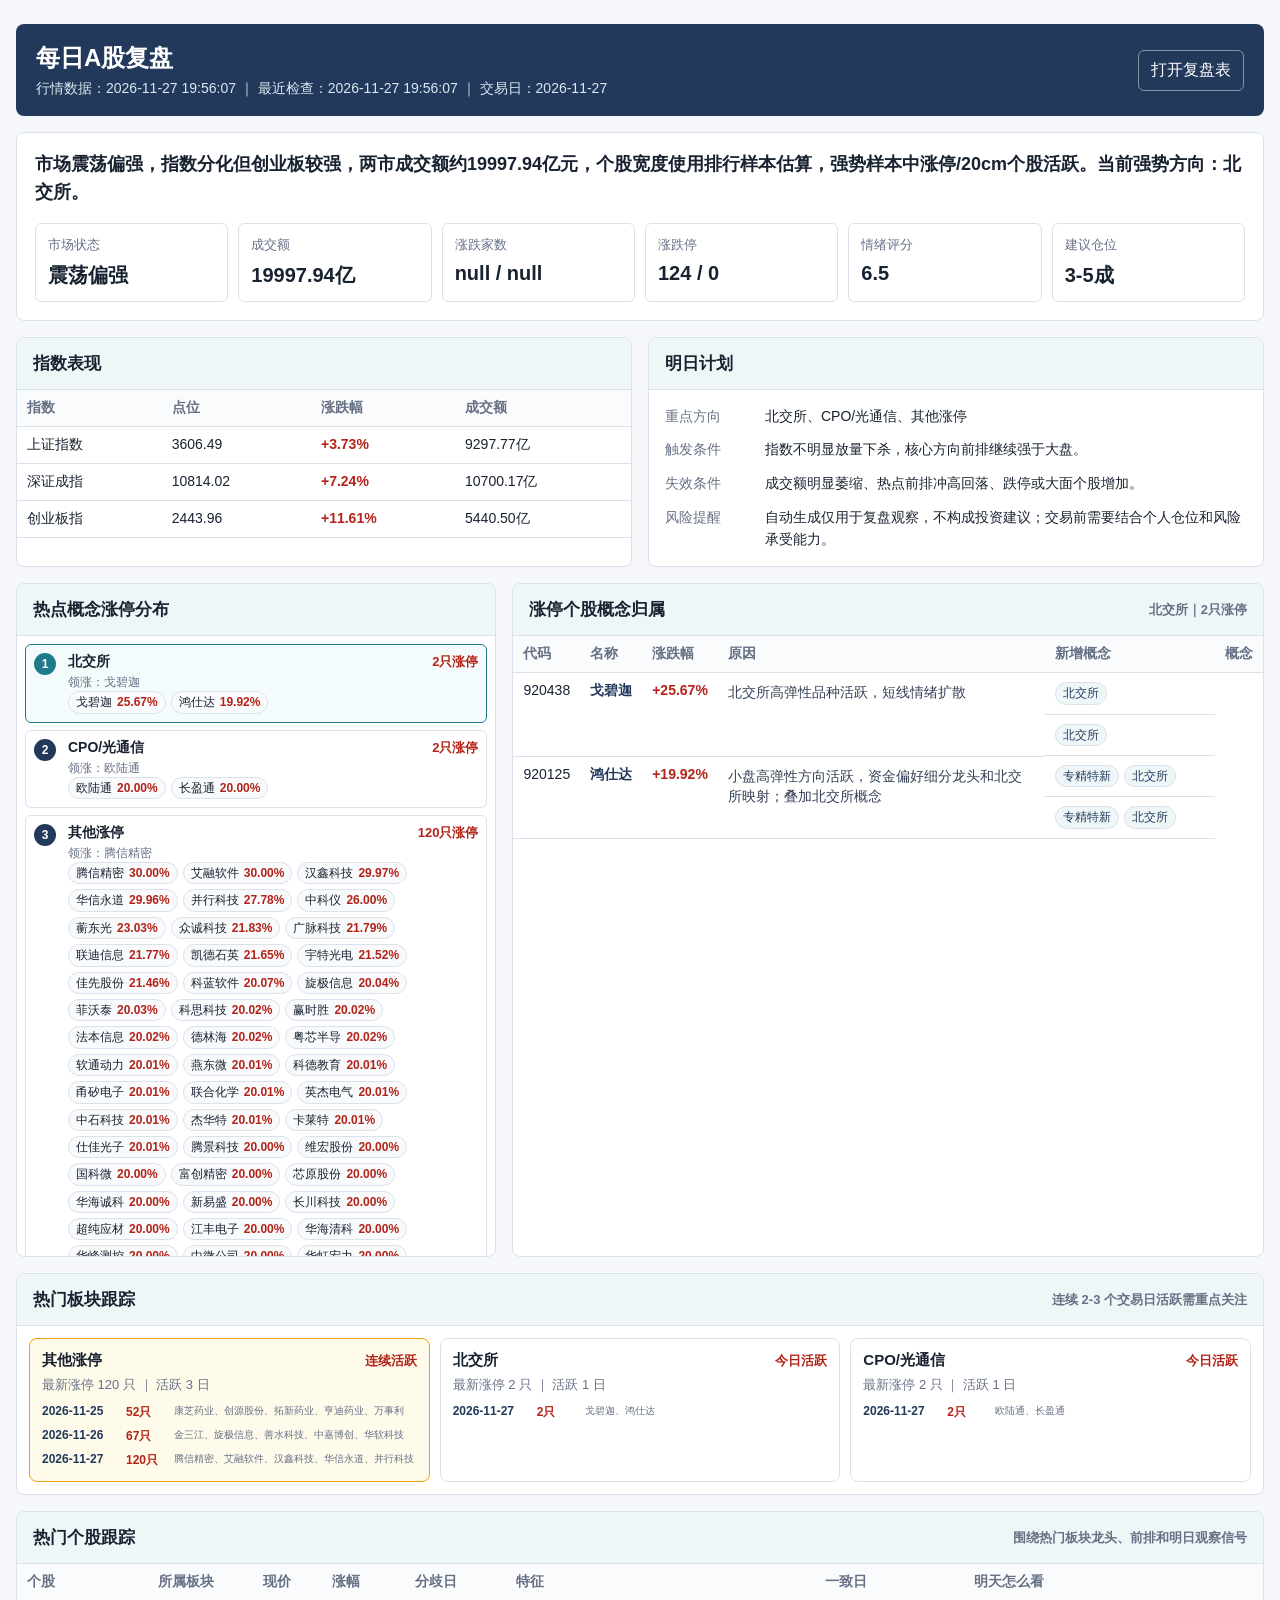
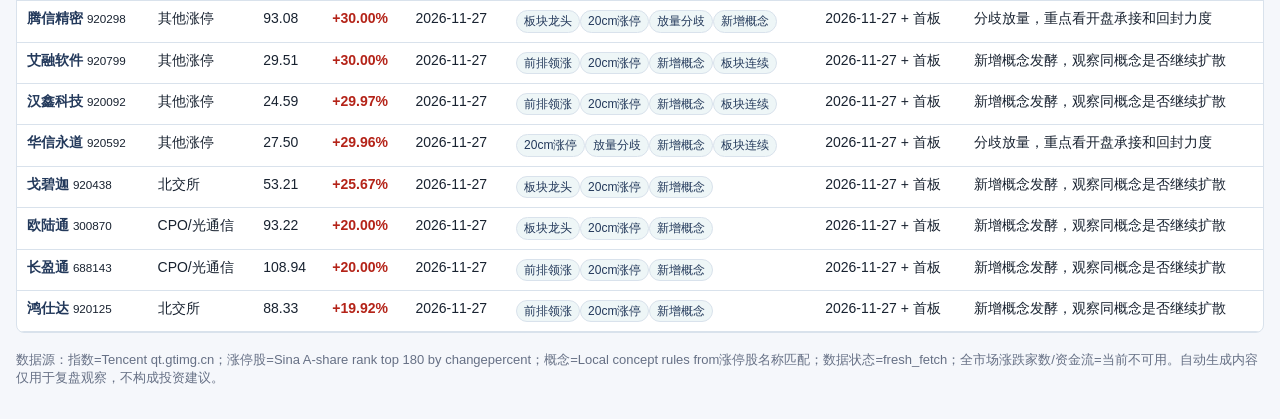
<file: index.html>
<!doctype html>
<html lang="zh-CN">
<head>
  <meta charset="utf-8">
  <meta name="viewport" content="width=device-width, initial-scale=1">
  <title>每日A股复盘</title>
  <link rel="stylesheet" href="./styles.css?v=20260617-2158">
</head>
<body>
  <main class="app">
    <header class="topbar">
      <div>
        <h1>每日A股复盘</h1>
        <p id="updated">等待刷新</p>
      </div>
      <a class="button" href="./每日A股复盘表.xlsx">打开复盘表</a>
    </header>

    <section class="summary" id="summary">
      <div class="conclusion" id="conclusion">暂无数据</div>
      <div class="kpis">
        <article><span>市场状态</span><strong id="state">-</strong></article>
        <article><span>成交额</span><strong id="turnover">-</strong></article>
        <article><span>涨跌家数</span><strong id="breadth">-</strong></article>
        <article><span>涨跌停</span><strong id="limits">-</strong></article>
        <article><span>情绪评分</span><strong id="score">-</strong></article>
        <article><span>建议仓位</span><strong id="position">-</strong></article>
      </div>
    </section>

    <section class="grid two">
      <section class="panel">
        <div class="panel-head">
          <h2>指数表现</h2>
        </div>
        <div class="table-wrap">
          <table>
            <thead>
              <tr><th>指数</th><th>点位</th><th>涨跌幅</th><th>成交额</th></tr>
            </thead>
            <tbody id="indices"></tbody>
          </table>
        </div>
      </section>

      <section class="panel">
        <div class="panel-head">
          <h2>明日计划</h2>
        </div>
        <dl class="plan">
          <dt>重点方向</dt><dd id="watchThemes">-</dd>
          <dt>触发条件</dt><dd id="trigger">-</dd>
          <dt>失效条件</dt><dd id="invalid">-</dd>
          <dt>风险提醒</dt><dd id="risk">-</dd>
        </dl>
      </section>
    </section>

    <section class="grid market-grid">
      <section class="panel">
        <div class="panel-head">
          <h2>热点概念涨停分布</h2>
        </div>
        <div class="concept-list" id="conceptBoards"></div>
      </section>

      <section class="panel">
        <div class="panel-head">
          <h2>涨停个股概念归属</h2>
          <span class="panel-note" id="selectedConcept">全部涨停股</span>
        </div>
        <div class="table-wrap">
          <table>
            <thead>
              <tr><th>代码</th><th>名称</th><th>涨跌幅</th><th>原因</th><th>新增概念</th><th>概念</th></tr>
            </thead>
            <tbody id="limitUpStocks"></tbody>
          </table>
        </div>
      </section>
    </section>

    <section class="panel tracking-panel">
      <div class="panel-head">
        <h2>热门板块跟踪</h2>
        <span class="panel-note">连续 2-3 个交易日活跃需重点关注</span>
      </div>
      <div class="tracking-grid" id="hotBoardTracking"></div>
    </section>

    <section class="panel tracking-panel">
      <div class="panel-head">
        <h2>热门个股跟踪</h2>
        <span class="panel-note">围绕热门板块龙头、前排和明日观察信号</span>
      </div>
      <div class="table-wrap">
        <table class="hot-stock-table">
          <thead>
            <tr>
              <th>个股</th><th>所属板块</th><th>现价</th><th>涨幅</th><th>分歧日</th><th>特征</th><th>一致日</th><th>明天怎么看</th>
            </tr>
          </thead>
          <tbody id="hotStockTracking"></tbody>
        </table>
      </div>
    </section>

    <footer>
      <span id="sourceStatus">数据来自公开行情接口，自动生成内容仅用于复盘观察，不构成投资建议。</span>
    </footer>
  </main>

  <script src="./data/review-data.js?v=20260617-2158"></script>
  <script src="./app.js?v=20260617-2158"></script>
</body>
</html>
</file>
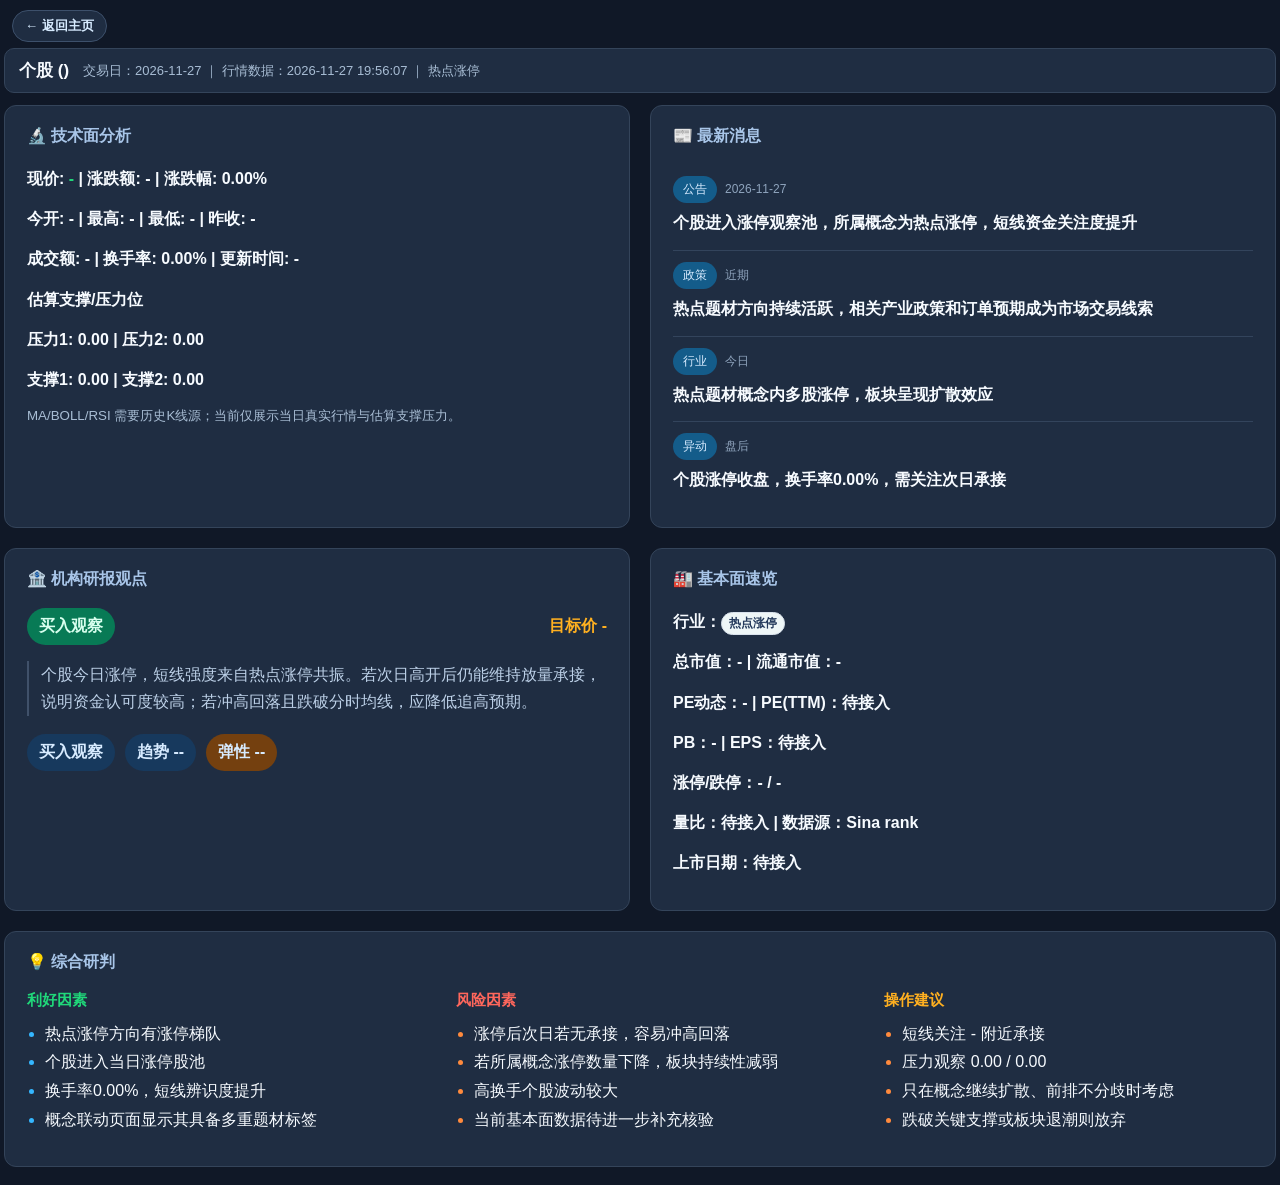
<file: stock.html>
<!doctype html>
<html lang="zh-CN">
<head>
  <meta charset="utf-8">
  <meta name="viewport" content="width=device-width, initial-scale=1">
  <title>个股复盘</title>
  <link rel="stylesheet" href="./styles.css?v=20260617-0938">
  <link rel="stylesheet" href="./stock.css?v=20260617-0938">
</head>
<body>
  <main class="app stock-page">
    <a class="back-home" href="./index.html">← 返回主页</a>
    <section class="stock-strip">
      <strong id="visibleStockTitle">个股复盘</strong>
      <span id="visibleStockSub">等待加载</span>
    </section>
    <header class="topbar">
      <div>
        <h1 id="stockTitle">个股复盘</h1>
        <p id="stockSub">等待加载</p>
      </div>
      <a class="button" href="./index.html">返回复盘首页</a>
    </header>

    <section class="stock-grid">
      <article class="stock-panel">
        <h3>🔬 技术面分析</h3>
        <div class="metric-lines" id="technical"></div>
      </article>

      <article class="stock-panel">
        <h3>📰 最新消息</h3>
        <div class="news-list" id="news"></div>
      </article>

      <article class="stock-panel">
        <h3>🏦 机构研报观点</h3>
        <div id="research"></div>
      </article>

      <article class="stock-panel">
        <h3>🏭 基本面速览</h3>
        <div class="metric-lines" id="fundamental"></div>
      </article>
    </section>

    <section class="stock-panel judgment">
      <h3>💡 综合研判</h3>
      <div class="judgment-grid">
        <div>
          <h4 class="good">利好因素</h4>
          <ul id="goodFactors"></ul>
        </div>
        <div>
          <h4 class="risk">风险因素</h4>
          <ul id="riskFactors"></ul>
        </div>
        <div>
          <h4 class="action">操作建议</h4>
          <ul id="actionItems"></ul>
        </div>
      </div>
    </section>
  </main>

  <script src="./data/review-data.js?v=20260617-0938"></script>
  <script src="./stock.js?v=20260617-0938"></script>
</body>
</html>
</file>
<file: styles.css>
:root {
  --bg: #f5f7fb;
  --ink: #182230;
  --muted: #667085;
  --line: #d9e2ec;
  --panel: #ffffff;
  --navy: #23395b;
  --teal: #1f7a8c;
  --green: #1f7a4d;
  --red: #b42318;
  --amber: #b54708;
}

* {
  box-sizing: border-box;
}

body {
  margin: 0;
  background: var(--bg);
  color: var(--ink);
  font-family: "Microsoft YaHei", "PingFang SC", Arial, sans-serif;
}

.app {
  width: min(1280px, calc(100vw - 32px));
  margin: 0 auto;
  padding: 24px 0 32px;
}

.topbar {
  display: flex;
  align-items: center;
  justify-content: space-between;
  gap: 16px;
  padding: 18px 20px;
  background: var(--navy);
  color: #fff;
  border-radius: 8px;
}

h1, h2, p {
  margin: 0;
}

h1 {
  font-size: 24px;
}

h2 {
  font-size: 17px;
}

.topbar p {
  margin-top: 6px;
  color: #d9e8ef;
  font-size: 14px;
}

.button {
  color: #fff;
  border: 1px solid rgba(255, 255, 255, .45);
  text-decoration: none;
  padding: 9px 12px;
  border-radius: 6px;
  white-space: nowrap;
}

.stock-link {
  color: var(--navy);
  font-weight: 700;
  text-decoration: none;
}

.stock-link:hover {
  color: var(--teal);
  text-decoration: underline;
}

.summary, .panel {
  margin-top: 16px;
  background: var(--panel);
  border: 1px solid var(--line);
  border-radius: 8px;
}

.summary {
  padding: 18px;
}

.conclusion {
  font-size: 18px;
  line-height: 1.55;
  font-weight: 700;
}

.kpis {
  display: grid;
  grid-template-columns: repeat(6, minmax(120px, 1fr));
  gap: 10px;
  margin-top: 16px;
}

.kpis article {
  border: 1px solid var(--line);
  border-radius: 6px;
  padding: 12px;
  min-height: 78px;
}

.kpis span {
  display: block;
  color: var(--muted);
  font-size: 13px;
}

.kpis strong {
  display: block;
  margin-top: 8px;
  font-size: 20px;
}

.grid {
  display: grid;
  gap: 16px;
}

.grid.two {
  grid-template-columns: 1fr 1fr;
}

.market-grid {
  grid-template-columns: minmax(330px, .78fr) minmax(620px, 1.22fr);
}

.panel {
  overflow: hidden;
}

.panel-head {
  display: flex;
  align-items: center;
  justify-content: space-between;
  padding: 14px 16px;
  border-bottom: 1px solid var(--line);
  background: #eef6f7;
}

.panel-note {
  color: var(--muted);
  font-size: 13px;
  font-weight: 700;
}

.table-wrap {
  overflow-x: auto;
}

table {
  width: 100%;
  border-collapse: collapse;
  font-size: 14px;
}

th, td {
  padding: 9px 10px;
  border-bottom: 1px solid var(--line);
  text-align: left;
  vertical-align: top;
  white-space: nowrap;
}

td.concept-cell {
  white-space: normal;
  min-width: 170px;
}

td.reason-cell {
  white-space: normal;
  min-width: 220px;
  line-height: 1.45;
  color: #344054;
}

th {
  color: var(--muted);
  font-weight: 700;
  background: #fafbfc;
}

.plan {
  display: grid;
  grid-template-columns: 88px 1fr;
  gap: 12px;
  padding: 16px;
  margin: 0;
  font-size: 14px;
  line-height: 1.55;
}

.plan dt {
  color: var(--muted);
}

.plan dd {
  margin: 0;
}

.up {
  color: var(--red);
  font-weight: 700;
}

.down {
  color: var(--green);
  font-weight: 700;
}

.flat {
  color: var(--muted);
}

.concept-list {
  display: grid;
  gap: 7px;
  padding: 8px;
  max-height: 620px;
  overflow: auto;
}

.concept-card {
  display: grid;
  grid-template-columns: 26px 1fr;
  gap: 8px;
  width: 100%;
  padding: 8px;
  border: 1px solid var(--line);
  border-radius: 6px;
  background: #fff;
  color: var(--ink);
  cursor: pointer;
  font: inherit;
  text-align: left;
}

.concept-card:hover,
.concept-card.active {
  border-color: var(--teal);
  background: #f3fbfc;
}

.concept-card.active .concept-rank {
  background: var(--teal);
}

.concept-rank {
  width: 22px;
  height: 22px;
  display: grid;
  place-items: center;
  border-radius: 50%;
  background: var(--navy);
  color: #fff;
  font-weight: 700;
  font-size: 12px;
}

.concept-title {
  display: flex;
  align-items: center;
  justify-content: space-between;
  gap: 10px;
}

.concept-title strong {
  font-size: 14px;
}

.concept-title span {
  color: var(--red);
  font-weight: 700;
  white-space: nowrap;
  font-size: 13px;
}

.concept-meta {
  margin-top: 3px;
  color: var(--muted);
  font-size: 12px;
}

.stock-tags,
.concept-cell {
  display: flex;
  flex-wrap: wrap;
  gap: 5px;
}

.stock-tag,
.chip {
  display: inline-flex;
  align-items: center;
  gap: 5px;
  border: 1px solid var(--line);
  background: #f8fafc;
  border-radius: 999px;
  padding: 3px 7px;
  font-size: 12px;
  line-height: 1.2;
}

.stock-tag em {
  color: var(--red);
  font-style: normal;
  font-weight: 700;
}

.chip {
  color: var(--navy);
  background: #eef6f7;
}

.empty {
  color: var(--muted);
  padding: 16px;
}

.tracking-panel {
  margin-top: 16px;
}

.tracking-grid {
  display: grid;
  grid-template-columns: repeat(3, minmax(0, 1fr));
  gap: 10px;
  padding: 12px;
}

.tracking-card {
  border: 1px solid var(--line);
  border-radius: 8px;
  padding: 12px;
  background: #fff;
}

.tracking-card.highlight {
  border-color: #f59e0b;
  background: #fffbeb;
}

.tracking-title {
  display: flex;
  align-items: center;
  justify-content: space-between;
  gap: 10px;
}

.tracking-title strong {
  font-size: 15px;
}

.tracking-title span {
  color: var(--red);
  font-weight: 700;
  font-size: 13px;
}

.tracking-meta {
  margin-top: 6px;
  color: var(--muted);
  font-size: 13px;
}

.tracking-days {
  display: grid;
  gap: 7px;
  margin-top: 10px;
}

.tracking-days div {
  display: grid;
  grid-template-columns: 78px 42px 1fr;
  gap: 6px;
  align-items: start;
  font-size: 12px;
}

.tracking-days b {
  color: var(--navy);
}

.tracking-days em {
  color: var(--red);
  font-style: normal;
  font-weight: 700;
}

.tracking-days small {
  color: var(--muted);
  line-height: 1.35;
}

footer {
  color: var(--muted);
  font-size: 13px;
  margin-top: 18px;
}

@media (max-width: 900px) {
  .topbar {
    align-items: flex-start;
    flex-direction: column;
  }

  .grid.two,
  .market-grid,
  .tracking-grid,
  .kpis {
    grid-template-columns: 1fr;
  }
}
</file>
<file: stock.css>
body {
  background: #101827;
}

.stock-page {
  width: 100%;
  max-width: none;
  padding: 48px 4px 18px;
}

.stock-page .topbar {
  display: none;
}

.back-home {
  position: fixed;
  top: 10px;
  left: 12px;
  z-index: 10;
  display: inline-flex;
  align-items: center;
  height: 32px;
  padding: 0 12px;
  border: 1px solid #3d506b;
  border-radius: 999px;
  background: #1f2d42;
  color: #d7ebff;
  font-size: 13px;
  font-weight: 700;
  text-decoration: none;
}

.back-home:hover {
  border-color: #1f7a8c;
  color: #ffffff;
}

.stock-strip {
  display: flex;
  align-items: center;
  gap: 14px;
  margin: 0 0 12px;
  padding: 10px 14px;
  border: 1px solid #34445a;
  border-radius: 10px;
  background: #1f2d42;
  color: #f7fbff;
}

.stock-strip strong {
  font-size: 17px;
}

.stock-strip span {
  color: #a8bdd4;
  font-size: 13px;
}

.stock-grid {
  display: grid;
  grid-template-columns: 1fr 1fr;
  gap: 20px;
  margin-top: 0;
}

.stock-panel {
  padding: 20px 22px;
  border: 1px solid #34445a;
  border-radius: 12px;
  background: #1f2d42;
  color: #f7fbff;
  min-height: 276px;
}

.stock-panel h3 {
  margin: 0 0 18px;
  color: #a8c5e8;
  font-size: 16px;
}

.metric-lines p {
  margin: 0 0 13px;
  line-height: 1.7;
  font-weight: 700;
}

.metric-lines small {
  color: #a8bdd4;
}

.positive {
  color: #20d87a;
}

.warn {
  color: #ffb020;
}

.news-item {
  padding: 11px 0 14px;
  border-bottom: 1px solid #33445c;
}

.news-item:last-child {
  border-bottom: 0;
}

.news-tag {
  display: inline-block;
  margin-right: 8px;
  padding: 5px 10px;
  border-radius: 999px;
  background: #145c8a;
  color: #d7ebff;
  font-size: 12px;
}

.news-date {
  color: #8fa4bd;
  font-size: 12px;
}

.news-title {
  margin-top: 8px;
  line-height: 1.55;
  font-weight: 700;
}

.research-head {
  display: flex;
  align-items: center;
  justify-content: space-between;
  gap: 12px;
}

.rating {
  padding: 8px 12px;
  border-radius: 999px;
  background: #087a55;
  color: #d8ffee;
  font-weight: 700;
}

.target {
  color: #ffb020;
  font-weight: 700;
}

.research-text {
  margin-top: 16px;
  padding-left: 12px;
  border-left: 2px solid #40516a;
  color: #bdd1e8;
  line-height: 1.7;
}

.rating-row {
  display: flex;
  flex-wrap: wrap;
  gap: 10px;
  margin-top: 18px;
}

.rating-row span {
  padding: 8px 12px;
  border-radius: 999px;
  background: #17395d;
  color: #d7ebff;
  font-weight: 700;
}

.rating-row .mid {
  background: #74400f;
}

.judgment {
  margin-top: 20px;
  min-height: 236px;
}

.judgment-grid {
  display: grid;
  grid-template-columns: repeat(3, 1fr);
  gap: 60px;
}

.judgment h4 {
  margin: 0 0 10px;
  font-size: 15px;
}

.good {
  color: #20d87a;
}

.risk {
  color: #ff675c;
}

.action {
  color: #ffb020;
}

.judgment ul {
  margin: 0;
  padding-left: 18px;
  line-height: 1.8;
}

.judgment li::marker {
  color: #35b7ff;
}

#riskFactors li::marker,
#actionItems li::marker {
  color: #ff8a3d;
}

@media (max-width: 900px) {
  .stock-grid,
  .judgment-grid {
    grid-template-columns: 1fr;
    width: 100%;
  }
}
</file>
